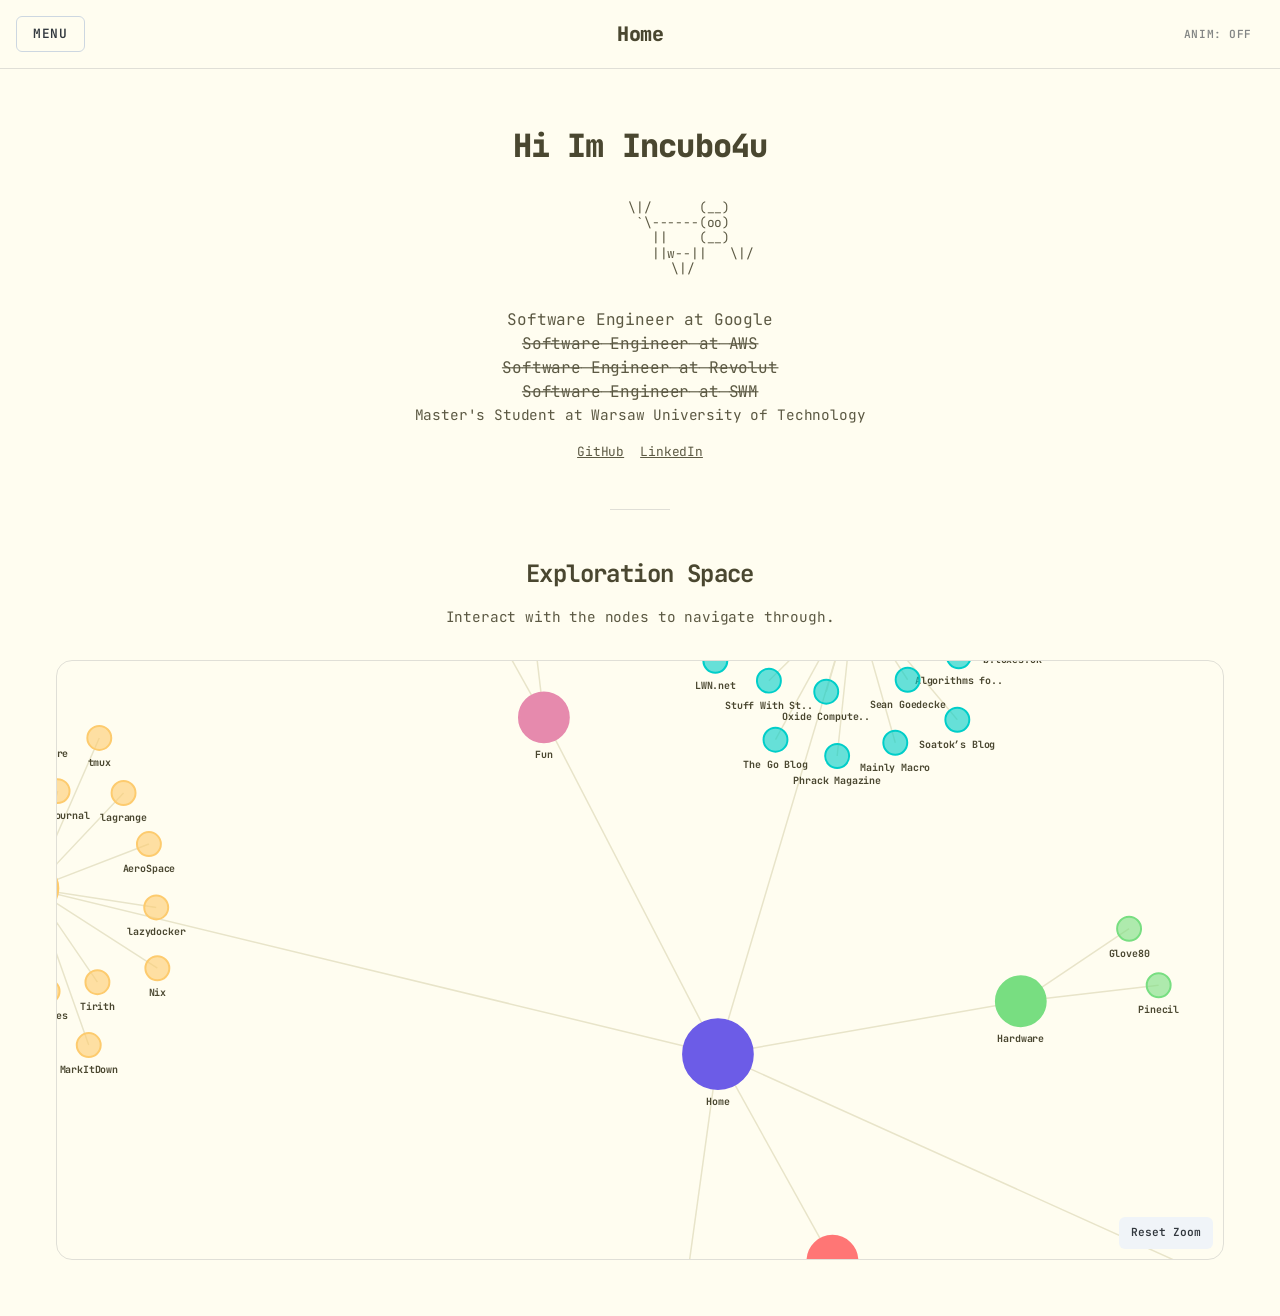
<file: index.html>
<!doctype html>
<html lang="en">
  <head>
    <meta charset="UTF-8" />
    <link rel="icon" type="image/svg+xml" href="/favicon.svg" />
    <meta name="viewport" content="width=device-width, initial-scale=1.0" />
    <link rel="preconnect" href="https://fonts.googleapis.com">
    <link rel="preconnect" href="https://fonts.gstatic.com" crossorigin>
    <link href="https://fonts.googleapis.com/css2?family=JetBrains+Mono:ital,wght@0,100..800;1,100..800&display=swap" rel="stylesheet">
    <title>incublog</title>
    <script type="module" crossorigin src="/assets/index-PAjISHMW.js"></script>
    <link rel="stylesheet" crossorigin href="/assets/index-CLHqnHf1.css">
  </head>
  <body>
    <div id="root"></div>
  </body>
</html>
</file>
<file: assets/index-CLHqnHf1.css>
:root{--text:#4a4730;--text-h:#4a4730;--bg:#fffdf0;--border:#e8e4c9;--code-bg:#fffef5;--accent:#d9d4a3;--mono:"JetBrains Mono", monospace;font-family:var(--mono);letter-spacing:-.01em;--lightningcss-light:initial;--lightningcss-dark: ;color-scheme:light;color:var(--text);background:var(--bg);font-synthesis:none;text-rendering:optimizelegibility;-webkit-font-smoothing:antialiased;-moz-osx-font-smoothing:grayscale}body{background-color:var(--bg);font-family:var(--mono);margin:0}#root{box-sizing:border-box;background-color:var(--bg);flex-direction:column;width:100%;max-width:100%;min-height:100svh;margin:0 auto;display:flex}h1,h2,h3,h4,h5,h6{color:var(--text-h);font-family:var(--mono)!important}*{box-sizing:border-box}.counter{color:var(--accent);background:var(--accent-bg);border:2px solid #0000;border-radius:5px;margin-bottom:24px;padding:5px 10px;font-size:16px;transition:border-color .3s}.counter:hover{border-color:var(--accent-border)}.counter:focus-visible{outline:2px solid var(--accent);outline-offset:2px}.hero{position:relative}.hero .base,.hero .framework,.hero .vite{margin:0 auto;inset-inline:0}.hero .base{z-index:0;width:170px;position:relative}.hero .framework,.hero .vite{position:absolute}.hero .framework{z-index:1;height:28px;top:34px;transform:perspective(2000px)rotate(300deg)rotateX(44deg)rotateY(39deg)scale(1.4)}.hero .vite{z-index:0;width:auto;height:26px;top:107px;transform:perspective(2000px)rotate(300deg)rotateX(40deg)rotateY(39deg)scale(.8)}#center{flex-direction:column;flex-grow:1;place-content:center;place-items:center;gap:25px;display:flex}@media (width<=1024px){#center{gap:18px;padding:32px 20px 24px}}#next-steps{border-top:1px solid var(--border);text-align:left;display:flex}#next-steps>div{flex:1 1 0;padding:32px}@media (width<=1024px){#next-steps>div{padding:24px 20px}}#next-steps .icon{width:22px;height:22px;margin-bottom:16px}@media (width<=1024px){#next-steps{text-align:center;flex-direction:column}}#docs{border-right:1px solid var(--border)}@media (width<=1024px){#docs{border-right:none;border-bottom:1px solid var(--border)}}#next-steps ul{gap:8px;margin:32px 0 0;padding:0;list-style:none;display:flex}#next-steps ul .logo{height:18px}#next-steps ul a{color:var(--text-h);background:var(--social-bg);border-radius:6px;align-items:center;gap:8px;padding:6px 12px;font-size:16px;text-decoration:none;transition:box-shadow .3s;display:flex}#next-steps ul a:hover{box-shadow:var(--shadow)}#next-steps ul a .button-icon{width:18px;height:18px}@media (width<=1024px){#next-steps ul{flex-wrap:wrap;justify-content:center;margin-top:20px}#next-steps ul li{flex:calc(50% - 8px)}#next-steps ul a{box-sizing:border-box;justify-content:center;width:100%}}#spacer{border-top:1px solid var(--border);height:88px}@media (width<=1024px){#spacer{height:48px}}.ticks{width:100%;position:relative}.ticks:before,.ticks:after{content:"";border:5px solid #0000;position:absolute;top:-4.5px}.ticks:before{border-left-color:var(--border);left:0}.ticks:after{border-right-color:var(--border);right:0}
</file>
